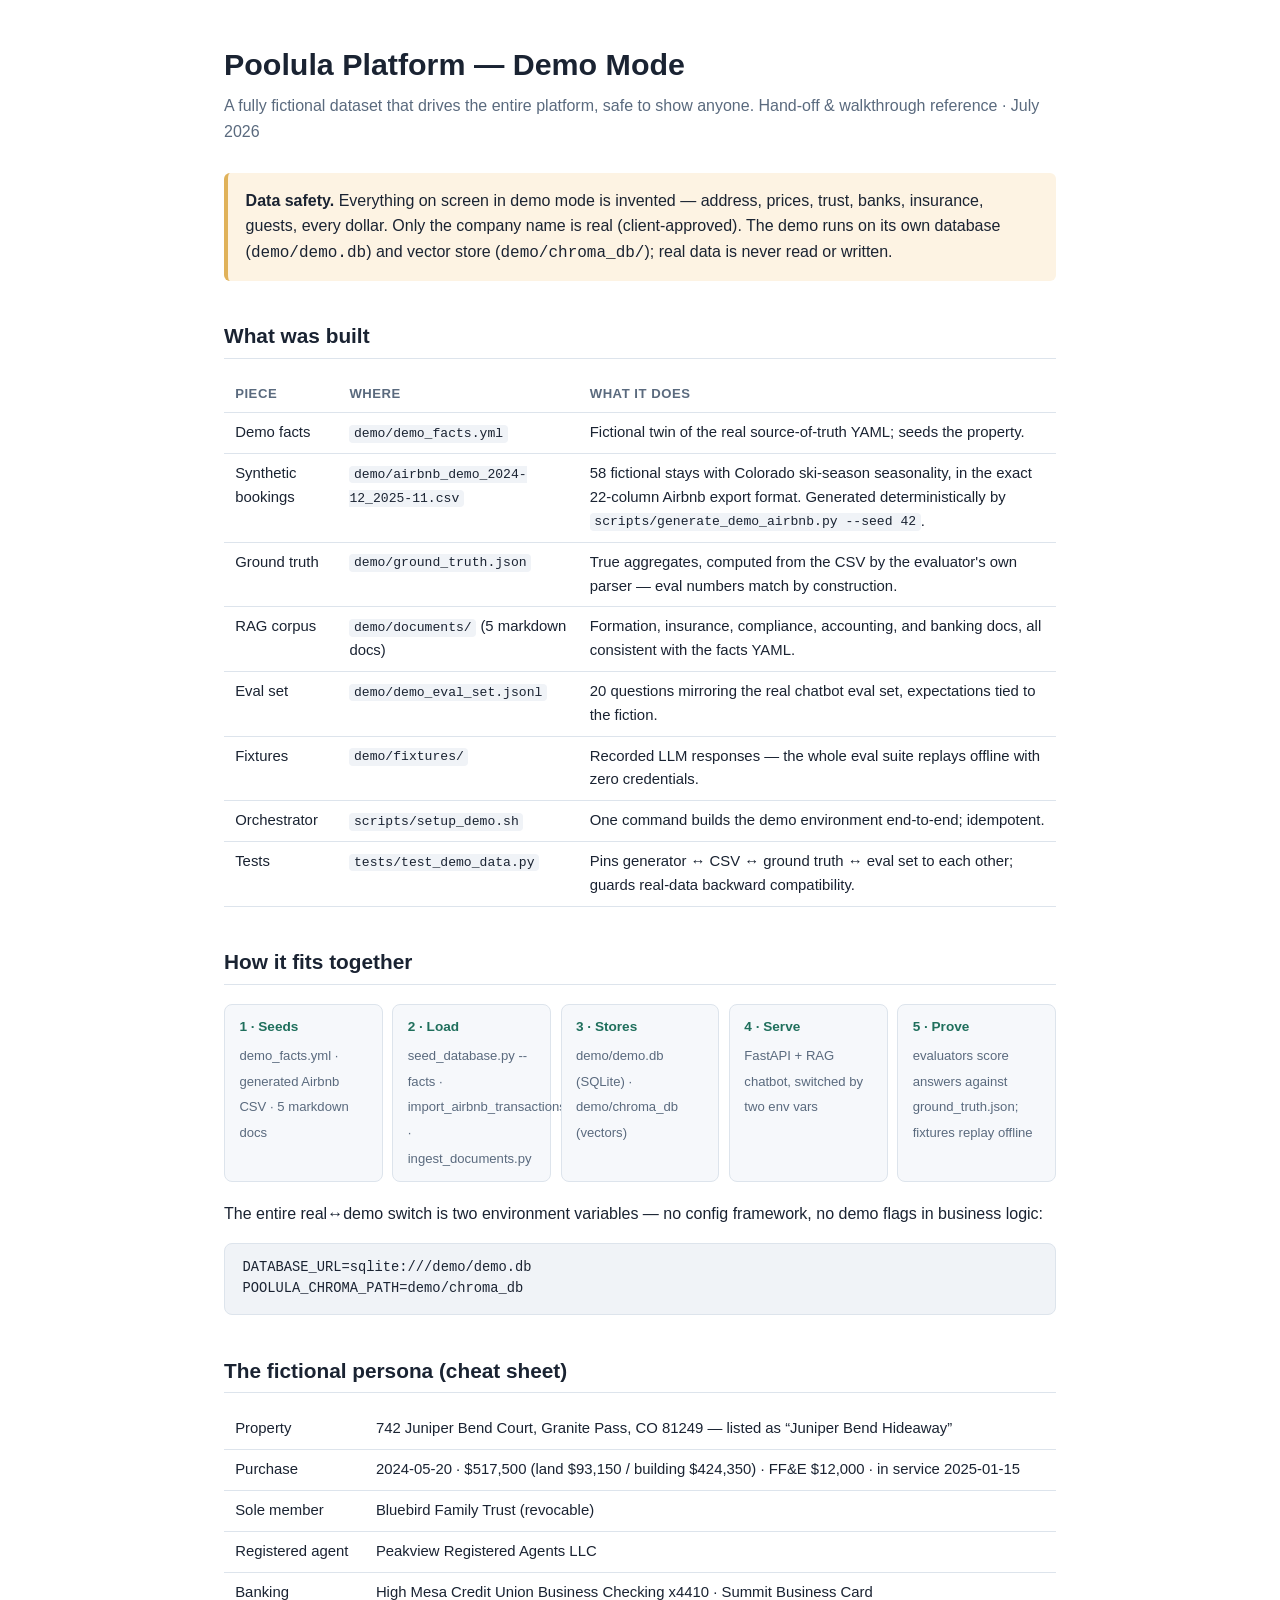
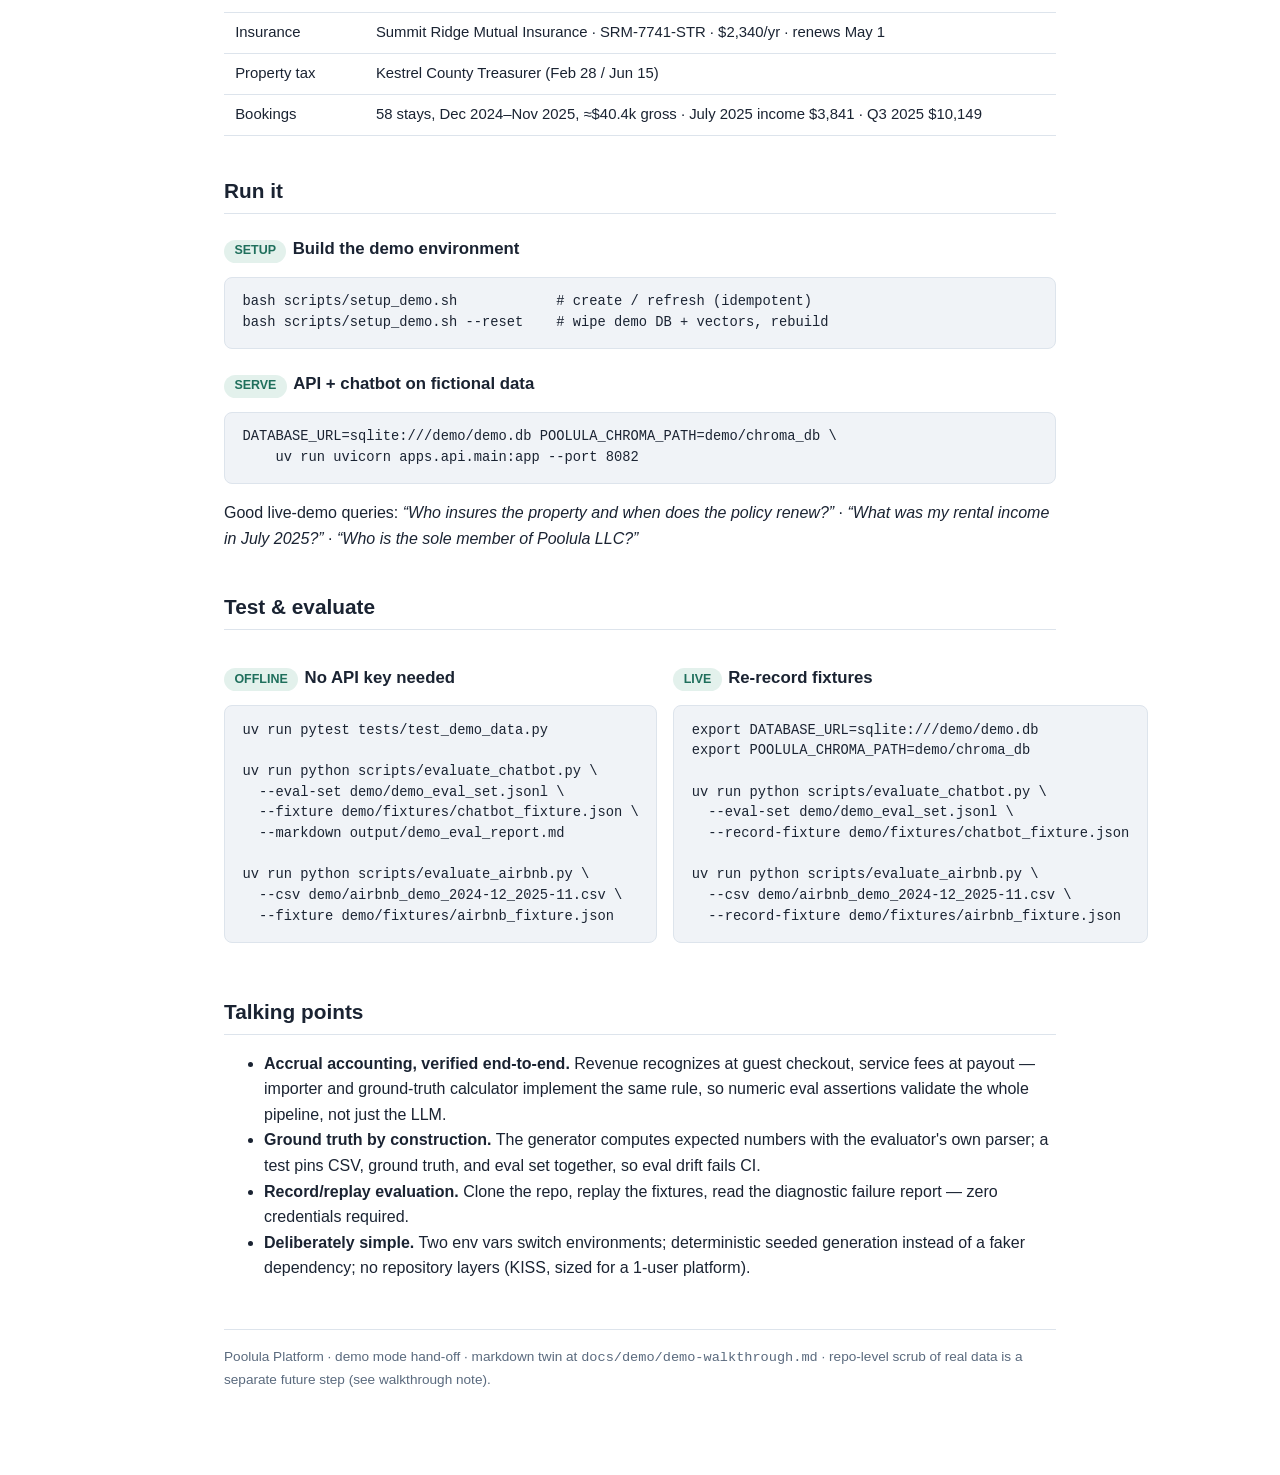
<file: docs/demo/handoff.html>
<!DOCTYPE html>
<html lang="en">
<head>
<meta charset="utf-8">
<meta name="viewport" content="width=device-width, initial-scale=1">
<title>Poolula Platform — Demo Mode Hand-off</title>
<style>
  :root {
    --bg: #ffffff; --fg: #1a2332; --muted: #5a6a7e; --line: #dde4ec;
    --card: #f6f8fb; --accent: #1f6f5c; --accent-soft: #e3f1ec;
    --warn-bg: #fdf3e3; --warn-line: #e0b25a; --code-bg: #f0f3f7;
  }
  @media (prefers-color-scheme: dark) {
    :root {
      --bg: #12161d; --fg: #e6ebf2; --muted: #98a5b6; --line: #2a3442;
      --card: #1a212b; --accent: #4fbf9f; --accent-soft: #16302a;
      --warn-bg: #2e2513; --warn-line: #a5813a; --code-bg: #1e2632;
    }
  }
  * { box-sizing: border-box; }
  body {
    margin: 0; background: var(--bg); color: var(--fg);
    font: 16px/1.6 -apple-system, BlinkMacSystemFont, "Segoe UI", Roboto, sans-serif;
  }
  main { max-width: 880px; margin: 0 auto; padding: 2.5rem 1.5rem 4rem; }
  h1 { font-size: 1.9rem; margin: 0 0 .3rem; }
  h2 { font-size: 1.3rem; margin: 2.4rem 0 .8rem; border-bottom: 1px solid var(--line); padding-bottom: .35rem; }
  h3 { font-size: 1.05rem; margin: 1.4rem 0 .5rem; }
  .subtitle { color: var(--muted); margin: 0 0 1.8rem; }
  .safety {
    background: var(--warn-bg); border-left: 4px solid var(--warn-line);
    padding: .9rem 1.1rem; border-radius: 6px; margin: 1.2rem 0;
  }
  pre {
    background: var(--code-bg); border: 1px solid var(--line); border-radius: 8px;
    padding: .9rem 1.1rem; overflow-x: auto; font-size: .86rem; line-height: 1.5;
  }
  code { font-family: "SF Mono", SFMono-Regular, Menlo, Consolas, monospace; }
  p > code, li > code, td > code {
    background: var(--code-bg); padding: .1em .35em; border-radius: 4px; font-size: .88em;
  }
  table { border-collapse: collapse; width: 100%; margin: 1rem 0; font-size: .93rem; }
  th, td { text-align: left; padding: .5rem .7rem; border-bottom: 1px solid var(--line); vertical-align: top; }
  th { color: var(--muted); font-weight: 600; font-size: .82rem; text-transform: uppercase; letter-spacing: .04em; }
  .flow { display: flex; flex-wrap: wrap; gap: .6rem; align-items: stretch; margin: 1.2rem 0; }
  .flow .stage {
    flex: 1 1 150px; background: var(--card); border: 1px solid var(--line);
    border-radius: 8px; padding: .7rem .9rem; min-width: 150px;
  }
  .flow .stage b { display: block; color: var(--accent); font-size: .85rem; margin-bottom: .25rem; }
  .flow .stage span { font-size: .82rem; color: var(--muted); }
  .pill {
    display: inline-block; background: var(--accent-soft); color: var(--accent);
    border-radius: 999px; padding: .1rem .65rem; font-size: .78rem; font-weight: 600;
    margin-right: .4rem;
  }
  .twocol { display: grid; grid-template-columns: 1fr 1fr; gap: 1rem; }
  @media (max-width: 700px) { .twocol { grid-template-columns: 1fr; } }
  footer { margin-top: 3rem; color: var(--muted); font-size: .85rem; border-top: 1px solid var(--line); padding-top: 1rem; }
</style>
</head>
<body>
<main>
  <h1>Poolula Platform — Demo Mode</h1>
  <p class="subtitle">A fully fictional dataset that drives the entire platform, safe to show anyone.
     Hand-off &amp; walkthrough reference · July 2026</p>

  <div class="safety">
    <strong>Data safety.</strong> Everything on screen in demo mode is invented — address, prices,
    trust, banks, insurance, guests, every dollar. Only the company name is real (client-approved).
    The demo runs on its own database (<code>demo/demo.db</code>) and vector store
    (<code>demo/chroma_db/</code>); real data is never read or written.
  </div>

  <h2>What was built</h2>
  <table>
    <tr><th>Piece</th><th>Where</th><th>What it does</th></tr>
    <tr><td>Demo facts</td><td><code>demo/demo_facts.yml</code></td>
        <td>Fictional twin of the real source-of-truth YAML; seeds the property.</td></tr>
    <tr><td>Synthetic bookings</td><td><code>demo/airbnb_demo_2024-12_2025-11.csv</code></td>
        <td>58 fictional stays with Colorado ski-season seasonality, in the exact 22-column Airbnb export format. Generated deterministically by <code>scripts/generate_demo_airbnb.py --seed 42</code>.</td></tr>
    <tr><td>Ground truth</td><td><code>demo/ground_truth.json</code></td>
        <td>True aggregates, computed from the CSV by the evaluator's own parser — eval numbers match by construction.</td></tr>
    <tr><td>RAG corpus</td><td><code>demo/documents/</code> (5 markdown docs)</td>
        <td>Formation, insurance, compliance, accounting, and banking docs, all consistent with the facts YAML.</td></tr>
    <tr><td>Eval set</td><td><code>demo/demo_eval_set.jsonl</code></td>
        <td>20 questions mirroring the real chatbot eval set, expectations tied to the fiction.</td></tr>
    <tr><td>Fixtures</td><td><code>demo/fixtures/</code></td>
        <td>Recorded LLM responses — the whole eval suite replays offline with zero credentials.</td></tr>
    <tr><td>Orchestrator</td><td><code>scripts/setup_demo.sh</code></td>
        <td>One command builds the demo environment end-to-end; idempotent.</td></tr>
    <tr><td>Tests</td><td><code>tests/test_demo_data.py</code></td>
        <td>Pins generator ↔ CSV ↔ ground truth ↔ eval set to each other; guards real-data backward compatibility.</td></tr>
  </table>

  <h2>How it fits together</h2>
  <div class="flow">
    <div class="stage"><b>1 · Seeds</b><span>demo_facts.yml · generated Airbnb CSV · 5 markdown docs</span></div>
    <div class="stage"><b>2 · Load</b><span>seed_database.py --facts · import_airbnb_transactions.py · ingest_documents.py</span></div>
    <div class="stage"><b>3 · Stores</b><span>demo/demo.db (SQLite) · demo/chroma_db (vectors)</span></div>
    <div class="stage"><b>4 · Serve</b><span>FastAPI + RAG chatbot, switched by two env vars</span></div>
    <div class="stage"><b>5 · Prove</b><span>evaluators score answers against ground_truth.json; fixtures replay offline</span></div>
  </div>
  <p>The entire real↔demo switch is two environment variables — no config framework, no demo flags in business logic:</p>
  <pre><code>DATABASE_URL=sqlite:///demo/demo.db
POOLULA_CHROMA_PATH=demo/chroma_db</code></pre>

  <h2>The fictional persona (cheat sheet)</h2>
  <table>
    <tr><td>Property</td><td>742 Juniper Bend Court, Granite Pass, CO 81249 — listed as “Juniper Bend Hideaway”</td></tr>
    <tr><td>Purchase</td><td>2024-05-20 · $517,500 (land $93,150 / building $424,350) · FF&amp;E $12,000 · in service 2025-01-15</td></tr>
    <tr><td>Sole member</td><td>Bluebird Family Trust (revocable)</td></tr>
    <tr><td>Registered agent</td><td>Peakview Registered Agents LLC</td></tr>
    <tr><td>Banking</td><td>High Mesa Credit Union Business Checking x4410 · Summit Business Card</td></tr>
    <tr><td>Insurance</td><td>Summit Ridge Mutual Insurance · SRM-7741-STR · $2,340/yr · renews May 1</td></tr>
    <tr><td>Property tax</td><td>Kestrel County Treasurer (Feb 28 / Jun 15)</td></tr>
    <tr><td>Bookings</td><td>58 stays, Dec 2024–Nov 2025, ≈$40.4k gross · July 2025 income $3,841 · Q3 2025 $10,149</td></tr>
  </table>

  <h2>Run it</h2>
  <h3><span class="pill">SETUP</span>Build the demo environment</h3>
  <pre><code>bash scripts/setup_demo.sh            # create / refresh (idempotent)
bash scripts/setup_demo.sh --reset    # wipe demo DB + vectors, rebuild</code></pre>

  <h3><span class="pill">SERVE</span>API + chatbot on fictional data</h3>
  <pre><code>DATABASE_URL=sqlite:///demo/demo.db POOLULA_CHROMA_PATH=demo/chroma_db \
    uv run uvicorn apps.api.main:app --port 8082</code></pre>
  <p>Good live-demo queries: <em>“Who insures the property and when does the policy renew?”</em> ·
     <em>“What was my rental income in July 2025?”</em> ·
     <em>“Who is the sole member of Poolula LLC?”</em></p>

  <h2>Test &amp; evaluate</h2>
  <div class="twocol">
    <div>
      <h3><span class="pill">OFFLINE</span>No API key needed</h3>
      <pre><code>uv run pytest tests/test_demo_data.py

uv run python scripts/evaluate_chatbot.py \
  --eval-set demo/demo_eval_set.jsonl \
  --fixture demo/fixtures/chatbot_fixture.json \
  --markdown output/demo_eval_report.md

uv run python scripts/evaluate_airbnb.py \
  --csv demo/airbnb_demo_2024-12_2025-11.csv \
  --fixture demo/fixtures/airbnb_fixture.json</code></pre>
    </div>
    <div>
      <h3><span class="pill">LIVE</span>Re-record fixtures</h3>
      <pre><code>export DATABASE_URL=sqlite:///demo/demo.db
export POOLULA_CHROMA_PATH=demo/chroma_db

uv run python scripts/evaluate_chatbot.py \
  --eval-set demo/demo_eval_set.jsonl \
  --record-fixture demo/fixtures/chatbot_fixture.json

uv run python scripts/evaluate_airbnb.py \
  --csv demo/airbnb_demo_2024-12_2025-11.csv \
  --record-fixture demo/fixtures/airbnb_fixture.json</code></pre>
    </div>
  </div>

  <h2>Talking points</h2>
  <ul>
    <li><strong>Accrual accounting, verified end-to-end.</strong> Revenue recognizes at guest checkout,
        service fees at payout — importer and ground-truth calculator implement the same rule, so numeric
        eval assertions validate the whole pipeline, not just the LLM.</li>
    <li><strong>Ground truth by construction.</strong> The generator computes expected numbers with the
        evaluator's own parser; a test pins CSV, ground truth, and eval set together, so eval drift fails CI.</li>
    <li><strong>Record/replay evaluation.</strong> Clone the repo, replay the fixtures, read the diagnostic
        failure report — zero credentials required.</li>
    <li><strong>Deliberately simple.</strong> Two env vars switch environments; deterministic seeded
        generation instead of a faker dependency; no repository layers (KISS, sized for a 1-user platform).</li>
  </ul>

  <footer>
    Poolula Platform · demo mode hand-off · markdown twin at <code>docs/demo/demo-walkthrough.md</code> ·
    repo-level scrub of real data is a separate future step (see walkthrough note).
  </footer>
</main>
</body>
</html>
</file>
